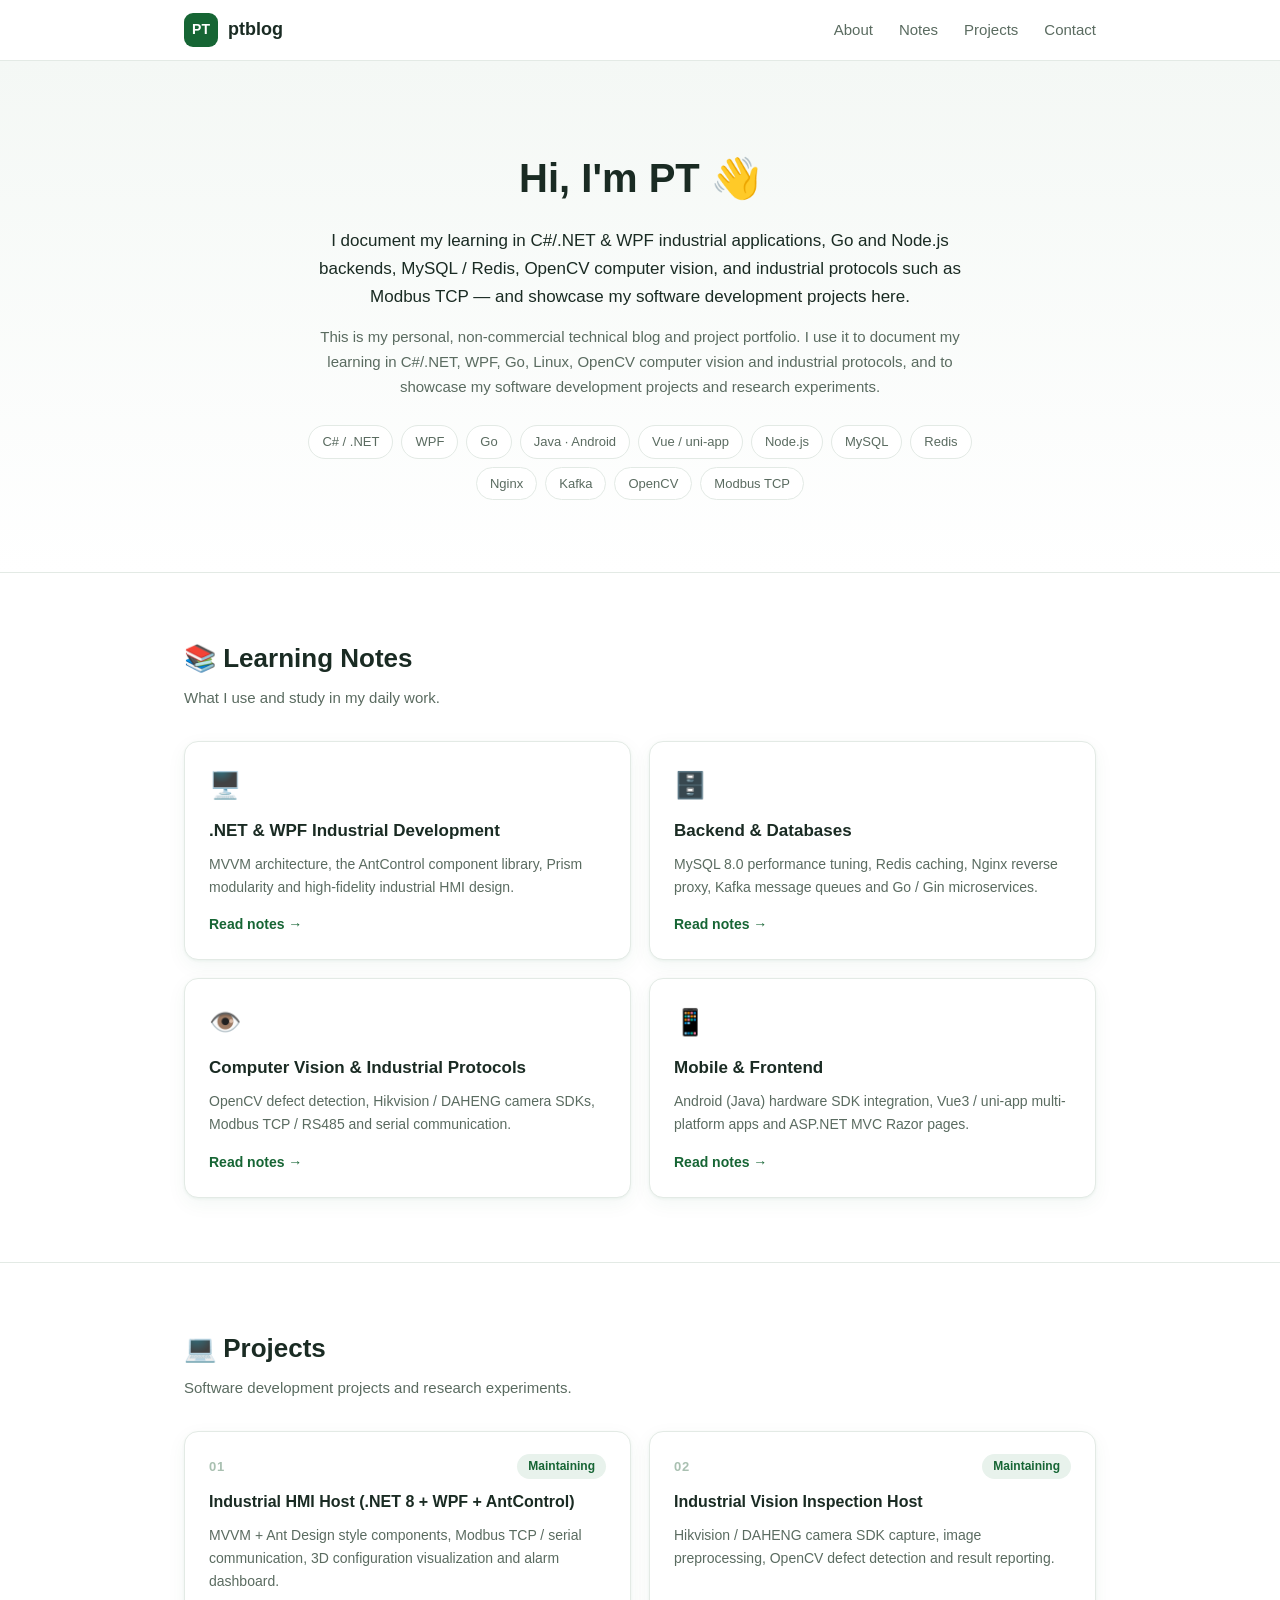
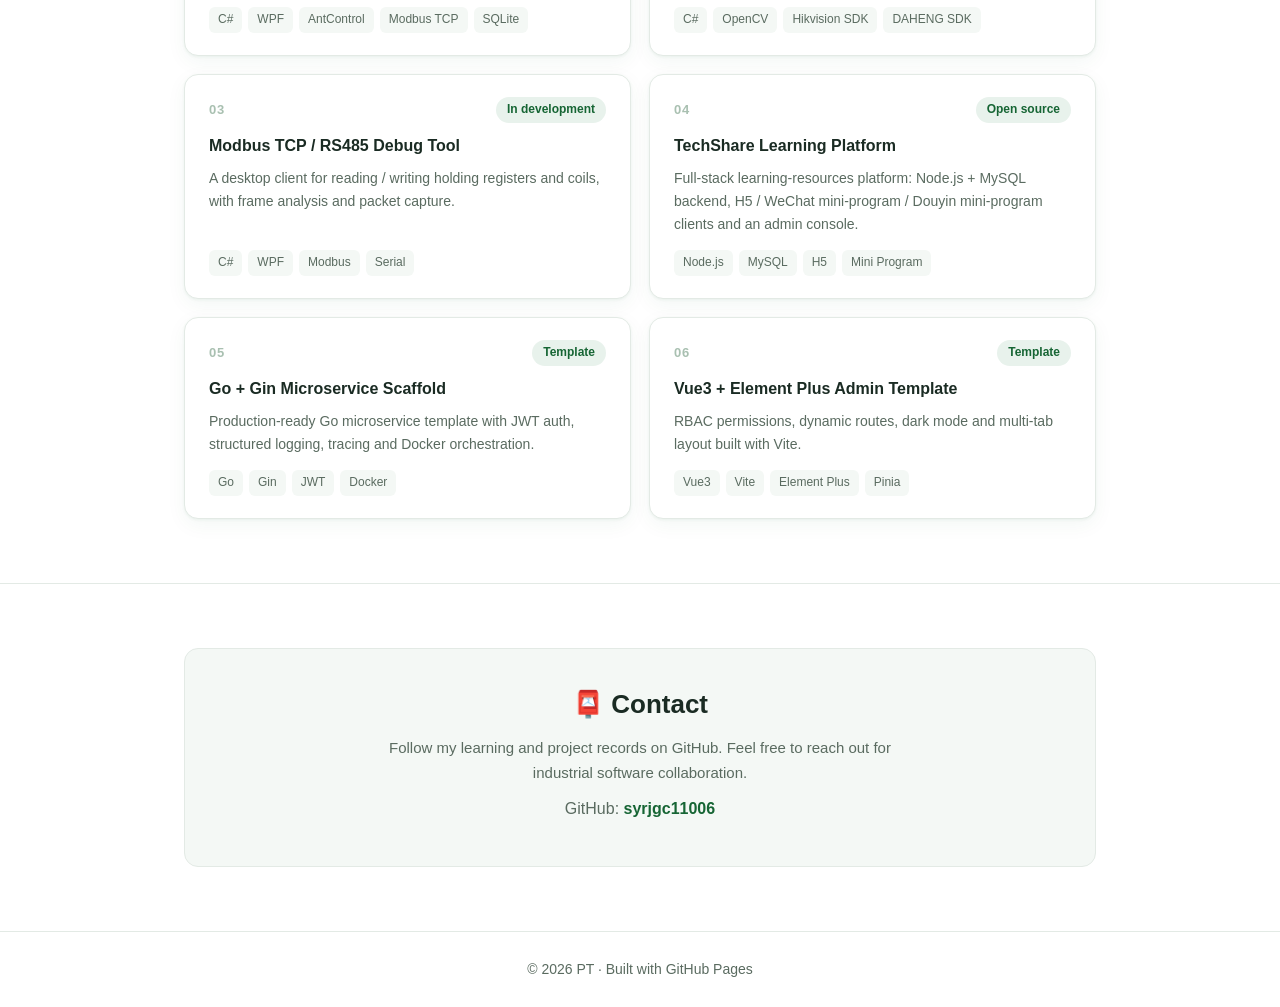
<file: index.html>
<!DOCTYPE html>
<html lang="en">
<head>
  <meta charset="UTF-8">
  <meta name="viewport" content="width=device-width, initial-scale=1.0">
  <title>PT · Tech Blog</title>
  <meta name="description" content="PT — personal, non-commercial technical blog and project portfolio. Learning in C#/.NET, WPF, Go, MySQL/Redis, OpenCV computer vision and industrial protocols (Modbus TCP).">
  <link rel="stylesheet" href="css/style.css">
  <link rel="icon" href="data:image/svg+xml,%3Csvg xmlns='http://www.w3.org/2000/svg' viewBox='0 0 32 32'%3E%3Crect width='32' height='32' rx='6' fill='%23166534'/%3E%3Ctext x='16' y='22' font-size='13' font-weight='bold' fill='%23fff' text-anchor='middle' font-family='Arial'%3EPT%3C/text%3E%3C/svg%3E">
</head>
<body>
  <header class="topnav">
    <div class="container nav-inner">
      <a class="brand" href="#top"><span class="brand-mark">PT</span>ptblog</a>
      <nav class="nav-links">
        <a href="#about">About</a>
        <a href="#notes">Notes</a>
        <a href="#projects">Projects</a>
        <a href="#contact">Contact</a>
      </nav>
    </div>
  </header>

  <main id="top">
    <!-- hero / about -->
    <section class="hero" id="about">
      <div class="container">
        <h1 id="hero-greeting"></h1>
        <p class="hero-intro" id="hero-intro"></p>
        <p class="hero-about" id="hero-about"></p>
        <div class="stack-chips" id="stack-chips"></div>
      </div>
    </section>

    <!-- learning notes -->
    <section class="section" id="notes">
      <div class="container">
        <h2>📚 Learning Notes</h2>
        <p class="sec-sub">What I use and study in my daily work.</p>
        <div class="notes-grid" id="notes-grid"></div>
      </div>
    </section>

    <!-- projects -->
    <section class="section" id="projects">
      <div class="container">
        <h2>💻 Projects</h2>
        <p class="sec-sub">Software development projects and research experiments.</p>
        <div class="projects-grid" id="projects-grid"></div>
      </div>
    </section>

    <!-- contact -->
    <section class="section" id="contact">
      <div class="container">
        <div class="contact-card">
          <h2>📮 Contact</h2>
          <p>Follow my learning and project records on GitHub. Feel free to reach out for industrial software collaboration.</p>
          <p class="contact-github">GitHub: <a href="https://github.com/syrjgc11006" target="_blank" rel="noopener">syrjgc11006</a></p>
        </div>
      </div>
    </section>
  </main>

  <footer>
    <div class="container foot-inner">
      <span>© 2026 <span id="foot-author">PT</span> · Built with GitHub Pages</span>
    </div>
  </footer>

  <script src="data.js"></script>
  <script src="js/main.js"></script>
</body>
</html>
</file>
<file: css/style.css>
/* ptblog — personal developer blog styles */

:root {
  --green: #166534;
  --green-soft: #E8F2EC;
  --green-faint: #F4F8F5;
  --ink: #1A2B23;
  --ink-soft: #5A6B60;
  --line: #E3EAE5;
  --card: #FFFFFF;
  --radius: 14px;
  --shadow: 0 1px 3px rgba(22, 101, 52, 0.06), 0 6px 20px rgba(22, 101, 52, 0.05);
}

* { box-sizing: border-box; margin: 0; padding: 0; }

html { scroll-behavior: smooth; }

body {
  font-family: -apple-system, BlinkMacSystemFont, "Segoe UI", Roboto, "Helvetica Neue", Arial, "PingFang SC", "Microsoft YaHei", sans-serif;
  color: var(--ink);
  background: #fff;
  line-height: 1.65;
  font-size: 16px;
}

a { color: var(--green); text-decoration: none; }
a:hover { text-decoration: underline; }

.container { max-width: 960px; margin: 0 auto; padding: 0 24px; }

/* ---------- top nav ---------- */
.topnav {
  position: sticky;
  top: 0;
  z-index: 10;
  background: rgba(255, 255, 255, 0.92);
  backdrop-filter: blur(8px);
  border-bottom: 1px solid var(--line);
}
.nav-inner {
  display: flex;
  align-items: center;
  justify-content: space-between;
  height: 60px;
}
.brand {
  display: flex;
  align-items: center;
  gap: 10px;
  font-weight: 700;
  font-size: 18px;
  color: var(--ink);
}
.brand:hover { text-decoration: none; }
.brand-mark {
  display: inline-flex;
  align-items: center;
  justify-content: center;
  width: 34px;
  height: 34px;
  border-radius: 9px;
  background: var(--green);
  color: #fff;
  font-size: 14px;
  font-weight: 700;
}
.nav-links { display: flex; gap: 26px; }
.nav-links a {
  color: var(--ink-soft);
  font-size: 15px;
  font-weight: 500;
}
.nav-links a:hover { color: var(--green); text-decoration: none; }

/* ---------- hero ---------- */
.hero {
  background: linear-gradient(180deg, var(--green-faint) 0%, #fff 100%);
  padding: 84px 0 72px;
  text-align: center;
  border-bottom: 1px solid var(--line);
}
.hero h1 { font-size: 40px; margin-bottom: 16px; }
.hero-intro {
  max-width: 680px;
  margin: 0 auto 14px;
  font-size: 17px;
  color: var(--ink);
}
.hero-about {
  max-width: 680px;
  margin: 0 auto 26px;
  font-size: 15px;
  color: var(--ink-soft);
}
.stack-chips {
  display: flex;
  flex-wrap: wrap;
  justify-content: center;
  gap: 8px;
  max-width: 680px;
  margin: 0 auto;
}
.chip {
  background: #fff;
  border: 1px solid var(--line);
  border-radius: 999px;
  padding: 5px 13px;
  font-size: 13px;
  color: var(--ink-soft);
}

/* ---------- sections ---------- */
.section { padding: 64px 0; }
.section + .section { border-top: 1px solid var(--line); }
.section h2 { font-size: 26px; margin-bottom: 6px; }
.sec-sub { color: var(--ink-soft); margin-bottom: 30px; font-size: 15px; }

/* ---------- notes ---------- */
.notes-grid {
  display: grid;
  grid-template-columns: repeat(2, 1fr);
  gap: 18px;
}
.note-card {
  background: var(--card);
  border: 1px solid var(--line);
  border-radius: var(--radius);
  padding: 22px 24px;
  box-shadow: var(--shadow);
}
.note-card:hover { border-color: #C8DCCE; }
.note-ico { font-size: 26px; display: block; margin-bottom: 10px; }
.note-card h3 { font-size: 17px; margin-bottom: 8px; }
.note-card p { font-size: 14px; color: var(--ink-soft); margin-bottom: 12px; }
.note-link { font-size: 14px; font-weight: 600; }

/* ---------- projects ---------- */
.projects-grid {
  display: grid;
  grid-template-columns: repeat(2, 1fr);
  gap: 18px;
}
.project-card {
  background: var(--card);
  border: 1px solid var(--line);
  border-radius: var(--radius);
  padding: 22px 24px;
  box-shadow: var(--shadow);
  display: flex;
  flex-direction: column;
}
.project-card:hover { border-color: #C8DCCE; }
.proj-head {
  display: flex;
  align-items: center;
  justify-content: space-between;
  margin-bottom: 10px;
}
.proj-no {
  font-size: 13px;
  font-weight: 700;
  color: #A9C0B1;
  letter-spacing: 0.06em;
}
.proj-status {
  font-size: 12px;
  font-weight: 600;
  color: var(--green);
  background: var(--green-soft);
  border-radius: 999px;
  padding: 3px 11px;
}
.project-card h3 { font-size: 16px; margin-bottom: 8px; }
.project-card p { font-size: 14px; color: var(--ink-soft); margin-bottom: 14px; }
.proj-stack { display: flex; flex-wrap: wrap; gap: 6px; margin-top: auto; }
.proj-stack span {
  font-size: 12px;
  color: var(--ink-soft);
  background: var(--green-faint);
  border-radius: 6px;
  padding: 3px 9px;
}

/* ---------- contact ---------- */
.contact-card {
  background: var(--green-faint);
  border: 1px solid var(--line);
  border-radius: var(--radius);
  padding: 34px 36px;
  text-align: center;
}
.contact-card h2 { margin-bottom: 10px; }
.contact-card p { color: var(--ink-soft); font-size: 15px; max-width: 560px; margin: 0 auto 10px; }
.contact-github { font-size: 16px !important; color: var(--ink); }
.contact-github a { font-weight: 600; }

/* ---------- footer ---------- */
footer {
  border-top: 1px solid var(--line);
  padding: 26px 0;
}
.foot-inner { text-align: center; color: var(--ink-soft); font-size: 14px; }

/* ---------- responsive ---------- */
@media (max-width: 720px) {
  .hero { padding: 56px 0 48px; }
  .hero h1 { font-size: 30px; }
  .notes-grid, .projects-grid { grid-template-columns: 1fr; }
  .nav-links { gap: 16px; }
}
</file>
